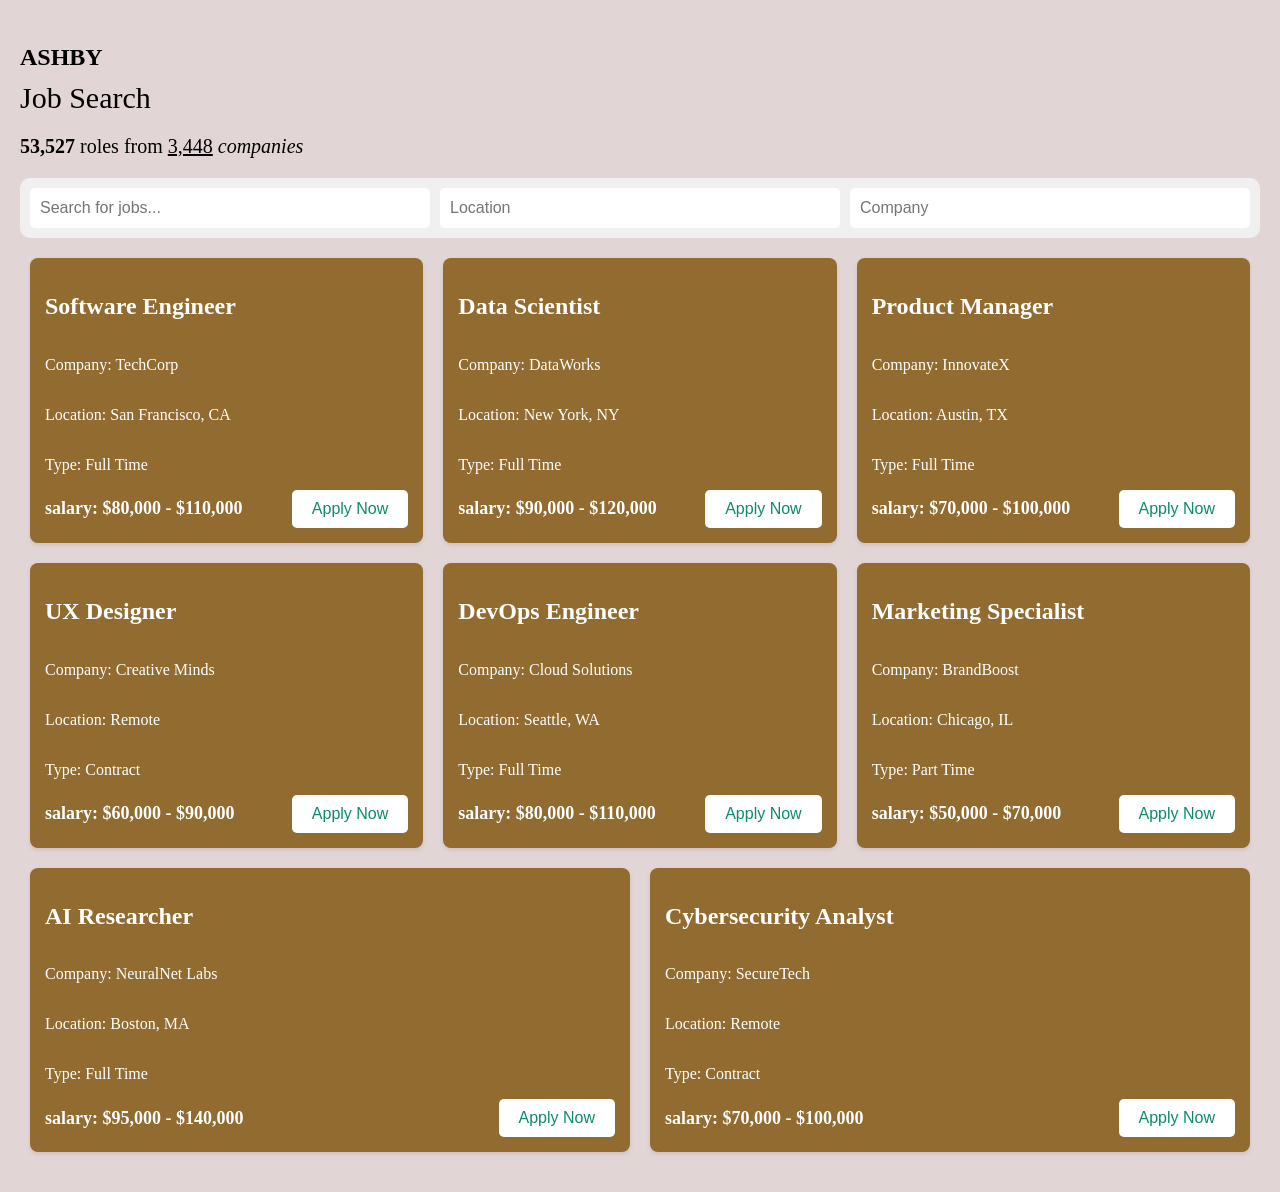
<file: index.html>
<!DOCTYPE html>
<html lang="en">
<head>
    <meta charset="UTF-8">
    <meta name="viewport" content="width=device-width, initial-scale=1.0">
    <title>AI job opportunities</title>
    <!-- <link rel="stylesheet" href="job.css"> -->

    <style>
        body {
            margin: 0;
            padding: 20px;
            background-color: #bea1a170;
        }
        .company-name {
            font-size: 24px;
            font-weight: bold;
            margin-bottom: 10px;
        }
        .job-title {
            font-size: 30px;
            margin: 0;
        }
        .job-details {
            font-size: 20px;
        }
        .search-div {
            display: flex;
            gap: 10px;
            margin-top: 20px;
            padding: 10px;
            background-color: #f0f0f0;
            border-radius: 10px;
            height: 40px;
        }
        
        .search-div input {
            flex: 1;
            border: none;
            outline: none;
            font-size: 16px;
            border-radius: 5px;
            padding: 0 10px;
        }
        
        .outer-search-div {
            margin-top: 20px;
        }

        .job-listings {
            display: flex;
            flex-direction: row;
            gap: 20px;
            padding: 20px 10px;
            flex-wrap: wrap;
        }

        .job-listing {
            flex: 1;
            min-width: 300px;
            background-color: #916b2f;
            padding: 15px;
            border-radius: 8px;
            box-shadow: 0 2px 4px rgba(0, 0, 0, 0.1);
            color: white;
            display: flex;
            flex-direction: column;
        }

            .job-listing button {
            background-color: #ffffff;
            color: #0d8a6d;
            border: none;
            padding: 10px 20px;
            border-radius: 5px;
            cursor: pointer;
            font-size: 16px;
        }

        .job-listing button a {
            text-decoration: none;
            color: #0d8a6d;
        }

        .job-footer {
            display: flex;
            flex-direction: row-reverse;
            justify-content: space-between;
            align-items: center;
            margin-top: auto;
        }

        .job-footer p {
            margin: 0;
            font-size: 18px;
            font-weight: bold;
        }
    </style>
</head>
<body>
    <header>
    <p class="company-name">ASHBY</p>
    <p class="job-title">Job Search</p>
    <p class="job-details"> <b>53,527</b> roles from <u>3,448</u> <i>companies</i></p>
    </header>

    <div class="outer-search-div">
        <div class="search-div">
            <input type="text" placeholder="Search for jobs...">
            <input type="text" placeholder="Location">
            <input type="text" placeholder="Company">
        </div>
    </div>
    
   <div class="job-listings">
        <div class="job-listing">
            <h2>Software Engineer</h2>
            <p>Company: TechCorp</p>
            <p>Location: San Francisco, CA</p>
            <p>Type: Full Time</p>
            <div class="job-footer">
                <button><a href="https://jobs.ashbyhq.com/securebio/c5f6b96a-8a79-4298-9d6d-2581fc58903b/application" target="_blank">Apply Now</a></button>
                <p>salary: $80,000 - $110,000</p>
            </div>
        </div>
        <div class="job-listing">
            <h2>Data Scientist</h2>
            <p>Company: DataWorks</p>
            <p>Location: New York, NY</p>
            <p>Type: Full Time</p>
            <div class="job-footer">
                <button><a href="https://jobs.ashbyhq.com/securebio/c5f6b96a-8a79-4298-9d6d-2581fc58903b/application" target="_blank">Apply Now</a></button>
                <p>salary: $90,000 - $120,000</p>
            </div>
        </div>
        <div class="job-listing">
            <h2>Product Manager</h2>
            <p>Company: InnovateX</p>
            <p>Location: Austin, TX</p>
            <p>Type: Full Time</p>
            <div class="job-footer">
                <button><a href="https://jobs.ashbyhq.com/securebio/c5f6b96a-8a79-4298-9d6d-2581fc58903b/application" target="_blank">Apply Now</a></button>
                <p>salary: $70,000 - $100,000</p>
            </div>
        </div>
        <div class="job-listing">
            <h2>UX Designer</h2>
            <p>Company: Creative Minds</p>
            <p>Location: Remote</p>
            <p>Type: Contract</p>
            <div class="job-footer">
                <button><a href="https://jobs.ashbyhq.com/securebio/c5f6b96a-8a79-4298-9d6d-2581fc58903b/application" target="_blank">Apply Now</a></button>
                <p>salary: $60,000 - $90,000</p>
            </div>
        </div>
        <div class="job-listing">
            <h2>DevOps Engineer</h2>
            <p>Company: Cloud Solutions</p>
            <p>Location: Seattle, WA</p>
            <p>Type: Full Time</p>
            <div class="job-footer">
                <button><a href="https://jobs.ashbyhq.com/securebio/c5f6b96a-8a79-4298-9d6d-2581fc58903b/application" target="_blank">Apply Now</a></button>
                <p>salary: $80,000 - $110,000</p>
            </div>
        </div>
        <div class="job-listing">
            <h2>Marketing Specialist</h2>
            <p>Company: BrandBoost</p>
            <p>Location: Chicago, IL</p>
            <p>Type: Part Time</p>
            <div class="job-footer">
                <button><a href="https://jobs.ashbyhq.com/securebio/c5f6b96a-8a79-4298-9d6d-2581fc58903b/application" target="_blank">Apply Now</a></button>
                <p>salary: $50,000 - $70,000</p>
            </div>
        </div>
        <div class="job-listing">
            <h2>AI Researcher</h2>
            <p>Company: NeuralNet Labs</p>
            <p>Location: Boston, MA</p>
            <p>Type: Full Time</p>
            <div class="job-footer">
                <button><a href="https://jobs.ashbyhq.com/securebio/c5f6b96a-8a79-4298-9d6d-2581fc58903b/application" target="_blank">Apply Now</a></button>
                <p>salary: $95,000 - $140,000</p>
            </div>
        </div>
        <div class="job-listing">
            <h2>Cybersecurity Analyst</h2>
            <p>Company: SecureTech</p>
            <p>Location: Remote</p>
            <p>Type: Contract</p>
            <div class="job-footer">
                <button><a href="https://jobs.ashbyhq.com/securebio/c5f6b96a-8a79-4298-9d6d-2581fc58903b/application" target="_blank">Apply Now</a></button>
                <p>salary: $70,000 - $100,000</p>
            </div>
        </div>
   </div>
</body>
</html>
</file>
